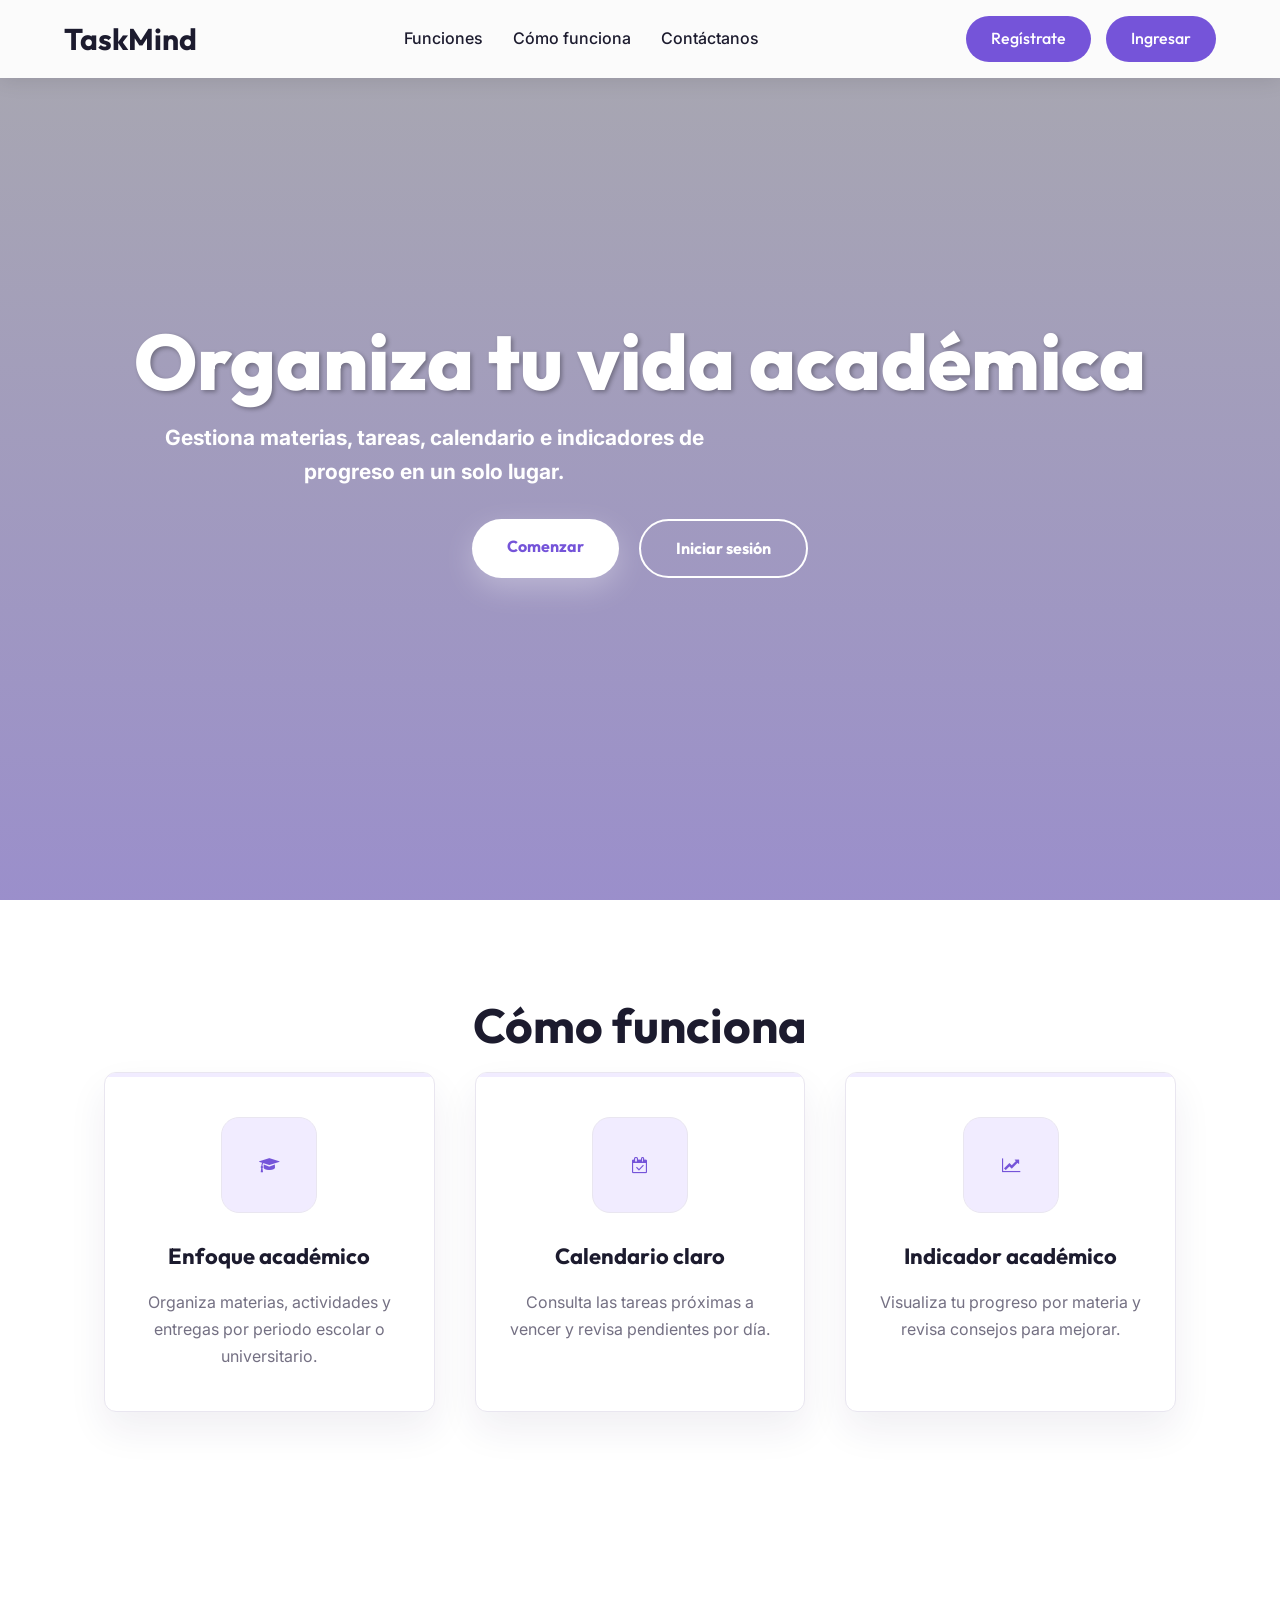
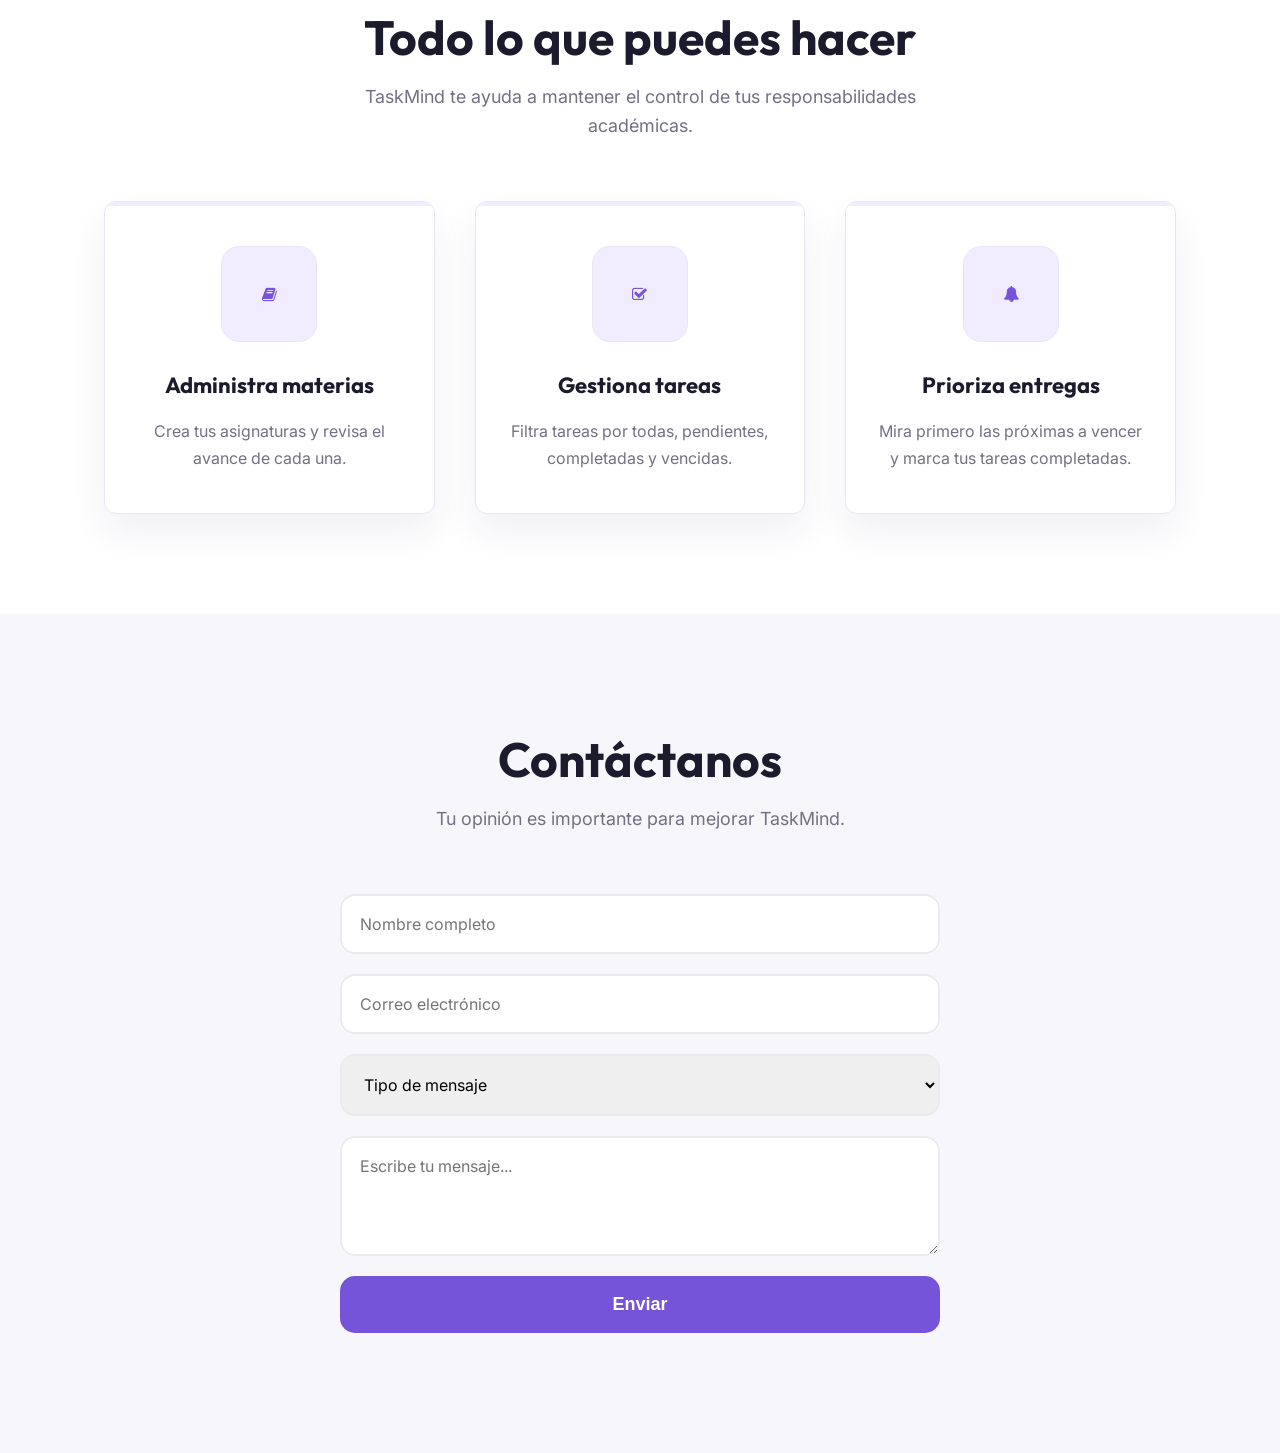
<file: proyecto/index.html>
<!DOCTYPE html>
<html lang="es">
<head>
<meta charset="UTF-8">
<meta name="viewport" content="width=device-width, initial-scale=1.0">
<title>TaskMind</title>
<link rel="stylesheet" href="css/style.css?v=4">
<link href="https://fonts.googleapis.com/css2?family=Inter:wght@400;500;600;700&family=Outfit:wght@500;600;700;800&display=swap" rel="stylesheet">
<link rel="stylesheet" href="https://cdnjs.cloudflare.com/ajax/libs/font-awesome/4.7.0/css/font-awesome.min.css">
</head>
<body class="landing-body">
<header class="header-pro">
    <div class="grid-header">
        <div class="logo-tm">TaskMind</div>
        <nav class="menu-tm">
            <a href="#funciones">Funciones</a>
            <a href="#info">Cómo funciona</a>
            <a href="#contact">Contáctanos</a>
        </nav>
        <div class="acciones-tm">
            <a href="auth/registro.html" class="btn-registro">Regístrate</a>
            <a href="auth/login.html" class="btn-registro">Ingresar</a>
        </div>
    </div>
</header>

<section class="banner_main">
    <div class="hero-overlay">
        <div class="hero-content">
            <h1>Organiza tu vida académica</h1>
            <p>Gestiona materias, tareas, calendario e indicadores de progreso en un solo lugar.</p>
            <div class="hero-buttons">
                <a href="auth/registro.html" class="btn-main">Comenzar</a>
                <a href="auth/login.html" class="btn-sec">Iniciar sesión</a>
            </div>
        </div>
    </div>
</section>

<section id="info" class="funciones">
    <h2>Cómo funciona</h2>
    <div class="funciones-container">
        <div class="funcion-card">
            <i class="fa fa-graduation-cap icon-card"></i>
            <h4>Enfoque académico</h4>
            <p>Organiza materias, actividades y entregas por periodo escolar o universitario.</p>
        </div>
        <div class="funcion-card">
            <i class="fa fa-calendar-check-o icon-card"></i>
            <h4>Calendario claro</h4>
            <p>Consulta las tareas próximas a vencer y revisa pendientes por día.</p>
        </div>
        <div class="funcion-card">
            <i class="fa fa-line-chart icon-card"></i>
            <h4>Indicador académico</h4>
            <p>Visualiza tu progreso por materia y revisa consejos para mejorar.</p>
        </div>
    </div>
</section>

<section id="funciones" class="funciones">
    <h2>Todo lo que puedes hacer</h2>
    <p>TaskMind te ayuda a mantener el control de tus responsabilidades académicas.</p>
    <div class="funciones-container">
        <div class="funcion-card">
            <i class="fa fa-book icon-card"></i>
            <h4>Administra materias</h4>
            <p>Crea tus asignaturas y revisa el avance de cada una.</p>
        </div>
        <div class="funcion-card">
            <i class="fa fa-check-square-o icon-card"></i>
            <h4>Gestiona tareas</h4>
            <p>Filtra tareas por todas, pendientes, completadas y vencidas.</p>
        </div>
        <div class="funcion-card">
            <i class="fa fa-bell icon-card"></i>
            <h4>Prioriza entregas</h4>
            <p>Mira primero las próximas a vencer y marca tus tareas completadas.</p>
        </div>
    </div>
</section>

<section id="contact" class="contact-section">
    <h2>Contáctanos</h2>
    <p>Tu opinión es importante para mejorar TaskMind.</p>
    <form class="form-contacto" action="acciones/guardar_contacto.php" method="POST">
        <input type="text" name="nombre" placeholder="Nombre completo" required>
        <input type="email" name="correo" placeholder="Correo electrónico" required>
        <select name="tipo" required>
            <option disabled selected>Tipo de mensaje</option>
            <option>Opinión</option>
            <option>Sugerencia</option>
            <option>Problema</option>
        </select>
        <textarea name="mensaje" placeholder="Escribe tu mensaje..." required></textarea>
        <button type="submit">Enviar</button>
    </form>
</section>
<script src="js/custom.js"></script>
</body>
</html>
</file>
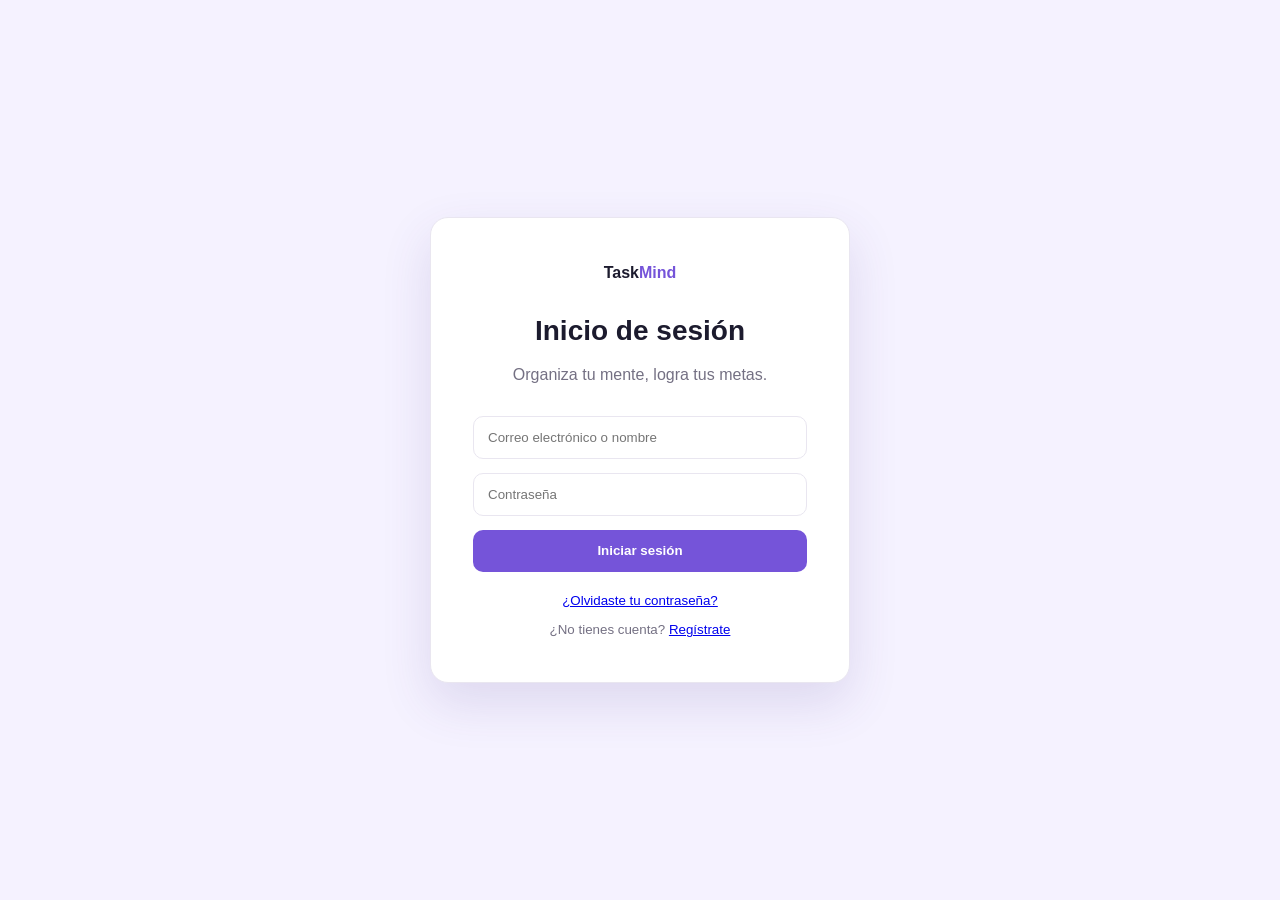
<file: proyecto/auth/login.html>
<!DOCTYPE html>
<html lang="es">
<head>
    <meta charset="UTF-8">
    <meta name="viewport" content="width=device-width, initial-scale=1.0">
    <title>Iniciar sesión - TaskMind</title>
    <link href="https://fonts.googleapis.com/css2?family=Poppins:wght@300;500;700&display=swap" rel="stylesheet">
    <link rel="stylesheet" href="../css/style.css">
    <link rel="stylesheet" href="../css/app.css">
</head>
<body class="auth-body">
    <main class="auth-card">
        <a class="auth-logo" href="../index.html">Task<span>Mind</span></a>
        <h1>Inicio de sesión</h1>
        <p>Organiza tu mente, logra tus metas.</p>

        <div class="auth-alert" id="loginAlert" hidden></div>

        <form action="../acciones/login.php" method="POST" class="auth-form">
            <input type="text" name="correo" placeholder="Correo electrónico o nombre" required>
            <input type="password" name="password" placeholder="Contraseña" required>
            <button type="submit">Iniciar sesión</button>
        </form>

        <small><a href="recuperar.html">¿Olvidaste tu contraseña?</a></small>
        <small>¿No tienes cuenta? <a href="registro.html">Regístrate</a></small>
    </main>
    <script>
        const params = new URLSearchParams(window.location.search);
        const error = params.get("error");
        const mensajes = {
            campos: "Completa el correo o nombre y la contraseña.",
            credenciales: "El usuario o la contraseña no coinciden. Revisa los datos e intenta de nuevo.",
            recuperada: "Contraseña actualizada. Ya puedes iniciar sesión."
        };

        if (error && mensajes[error]) {
            const alert = document.getElementById("loginAlert");
            alert.textContent = mensajes[error];
            alert.hidden = false;
        }
    </script>
</body>
</html>
</file>
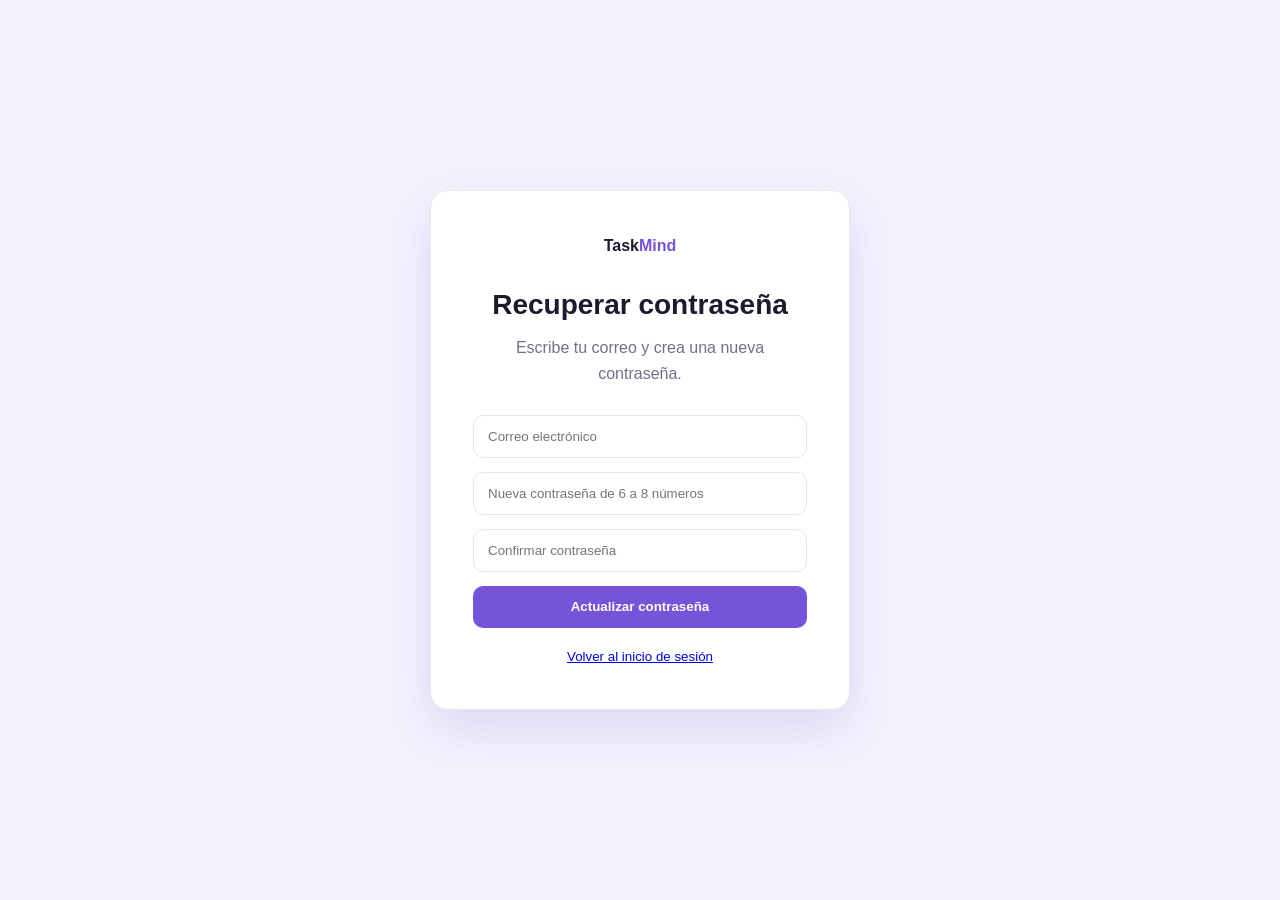
<file: proyecto/auth/recuperar.html>
<!DOCTYPE html>
<html lang="es">
<head>
    <meta charset="UTF-8">
    <meta name="viewport" content="width=device-width, initial-scale=1.0">
    <title>Recuperar contraseña - TaskMind</title>
    <link href="https://fonts.googleapis.com/css2?family=Poppins:wght@300;500;700&display=swap" rel="stylesheet">
    <link rel="stylesheet" href="../css/style.css">
    <link rel="stylesheet" href="../css/app.css">
</head>
<body class="auth-body">
    <main class="auth-card">
        <a class="auth-logo" href="../index.html">Task<span>Mind</span></a>
        <h1>Recuperar contraseña</h1>
        <p>Escribe tu correo y crea una nueva contraseña.</p>

        <div class="auth-alert" id="recoverAlert" hidden></div>

        <form action="../acciones/recuperar_password.php" method="POST" class="auth-form">
            <input type="email" name="correo" placeholder="Correo electrónico" required>
            <input type="password" name="password" placeholder="Nueva contraseña de 6 a 8 números" minlength="6" maxlength="8" pattern="[0-9]{6,8}" required>
            <input type="password" name="confirmPassword" placeholder="Confirmar contraseña" minlength="6" maxlength="8" pattern="[0-9]{6,8}" required>
            <button type="submit">Actualizar contraseña</button>
        </form>

        <small><a href="login.html">Volver al inicio de sesión</a></small>
    </main>
    <script>
        const params = new URLSearchParams(window.location.search);
        const error = params.get("error");
        const mensajes = {
            campos: "Completa los campos y confirma la misma contraseña.",
            password: "La contraseña debe tener de 6 a 8 números.",
            usuario: "No encontramos una cuenta con ese correo.",
            bd: "No se pudo actualizar la contraseña. Intenta de nuevo."
        };

        if (error && mensajes[error]) {
            const alert = document.getElementById("recoverAlert");
            alert.textContent = mensajes[error];
            alert.hidden = false;
        }
    </script>
</body>
</html>
</file>
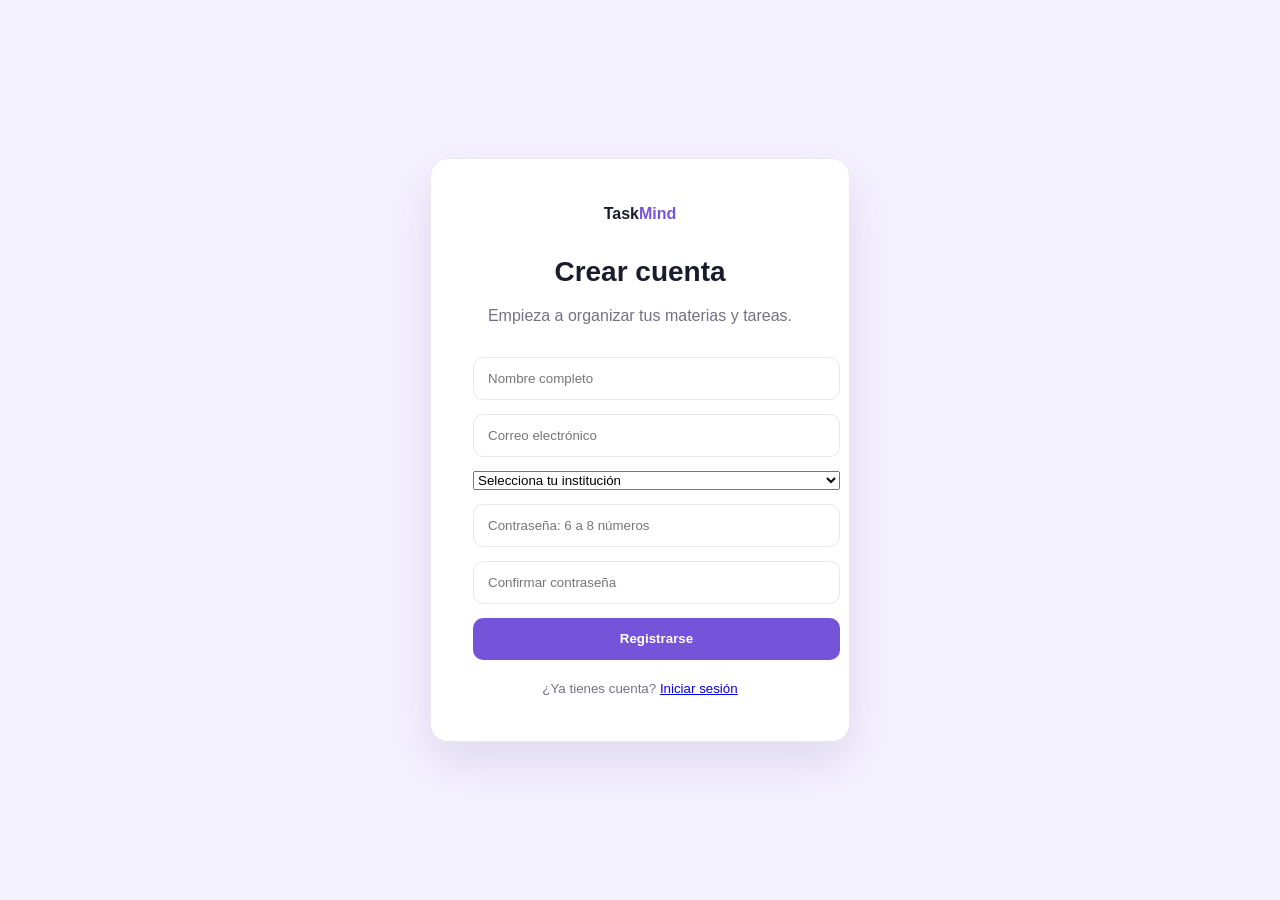
<file: proyecto/auth/registro.html>
<!DOCTYPE html>
<html lang="es">
<head>
    <meta charset="UTF-8">
    <meta name="viewport" content="width=device-width, initial-scale=1.0">
    <title>Registro - TaskMind</title>
    <link href="https://fonts.googleapis.com/css2?family=Poppins:wght@300;500;700&display=swap" rel="stylesheet">
    <link rel="stylesheet" href="../css/style.css">
    <link rel="stylesheet" href="../css/app.css">
</head>
<body class="auth-body">
    <main class="auth-card">
        <a class="auth-logo" href="../index.html">Task<span>Mind</span></a>
        <h1>Crear cuenta</h1>
        <p>Empieza a organizar tus materias y tareas.</p>

        <div class="auth-alert" id="registroAlert" hidden></div>

        <form action="../acciones/registro.php" method="POST" class="auth-form">
            <input type="text" name="nombre" placeholder="Nombre completo" required>
            <input type="email" name="correo" placeholder="Correo electrónico" required>
            <select name="institucion" required>
                <option disabled selected>Selecciona tu institución</option>
                <optgroup label="UNIVERSIDADES - BOGOTÁ">
                    <option>Universidad Nacional de Colombia</option>
                    <option>Pontificia Universidad Javeriana</option>
                    <option>Universidad de los Andes</option>
                    <option>Universidad del Rosario</option>
                    <option>Universidad Externado de Colombia</option>
                    <option>Universidad Sergio Arboleda</option>
                    <option>Universidad de La Sabana</option>
                    <option>Universidad Distrital Francisco José de Caldas</option>
                    <option>Universidad Pedagógica Nacional</option>
                    <option>Universidad Católica de Colombia</option>
                    <option>Universidad Santo Tomás</option>
                    <option>Corporación Universitaria Minuto de Dios - UNIMINUTO</option>
                    <option>Corporación Unificada Nacional - CUN</option>
                    <option>Fundación Universidad de América</option>
                    <option>Universidad Konrad Lorenz</option>
                    <option>Universidad Central</option>
                    <option>Universidad La Gran Colombia</option>
                </optgroup>
                <optgroup label="UNIVERSIDADES - MEDELLÍN Y ANTIOQUIA">
                    <option>Universidad de Antioquia</option>
                    <option>EAFIT</option>
                    <option>Universidad Pontificia Bolivariana</option>
                    <option>Universidad de Medellín</option>
                    <option>Institución Universitaria Tecnológica de Antioquia</option>
                    <option>Universidad Autónoma Latinoamericana</option>
                    <option>Universidad Metropolitana</option>
                </optgroup>
                <optgroup label="UNIVERSIDADES - CALI Y VALLE">
                    <option>Universidad del Valle</option>
                    <option>Universidad ICESI</option>
                    <option>Universidad Autónoma de Occidente</option>
                    <option>Universidad Santiago de Cali</option>
                    <option>Corporación Universitaria Comfacauca</option>
                </optgroup>
                <optgroup label="UNIVERSIDADES - BUCARAMANGA Y SANTANDER">
                    <option>Universidad Industrial de Santander - UIS</option>
                    <option>Universidad Autónoma de Bucaramanga</option>
                    <option>Fundación Universidad del Norte</option>
                </optgroup>
                <optgroup label="UNIVERSIDADES - OTRAS CIUDADES">
                    <option>Universidad de Nariño - Pasto</option>
                    <option>Universidad de Cauca - Popayán</option>
                    <option>Universidad Técnica de Pereira - Pereira</option>
                    <option>Universidad de Caldas - Manizales</option>
                    <option>Universidad del Atlántico - Barranquilla</option>
                    <option>Universidad de Córdoba - Montería</option>
                    <option>Universidad de Sucre - Sincelejo</option>
                    <option>Universidad Mariana - Pasto</option>
                    <option>Cesmag - Pasto</option>
                    <option>Universidad de la Amazonia - Florencia</option>
                    <option>Universidad del Quindío - Armenia</option>
                    <option>Universidad Tecnológica de Bolívar - Cartagena</option>
                    <option>Universidad de Córdoba - Montería</option>
                </optgroup>
                <optgroup label="COLEGIOS - BOGOTÁ">
                    <option>Colegio Mayor de San Bartolomé</option>
                    <option>Gimnasio Los Andes</option>
                    <option>Colegio Americano</option>
                    <option>Colegio Irlandés</option>
                    <option>Colegio Anglo Colombiano</option>
                    <option>Colegio Nueva Granada</option>
                    <option>Colegio Gimnasio Campestre</option>
                    <option>Colegio La Salle</option>
                    <option>Colegio Agustiniano</option>
                    <option>Colegio Andino</option>
                    <option>Colegio Calasanz</option>
                    <option>Colegio Teresiano</option>
                    <option>Colegio de la Presentación</option>
                    <option>Colegio Paulo VI</option>
                </optgroup>
                <optgroup label="COLEGIOS - MEDELLÍN">
                    <option>Colegio Madre Carmen Teresiano</option>
                    <option>Colegio Bolivariano de Medellín</option>
                    <option>Colegio Monserrate</option>
                    <option>Colegio Cervantes</option>
                    <option>Colegio Marymount</option>
                    <option>Colegio Calasanz Medellín</option>
                </optgroup>
                <optgroup label="COLEGIOS - CALI">
                    <option>Colegio Bolivariano de Cali</option>
                    <option>Colegio San José</option>
                    <option>Colegio Sagrados Corazones</option>
                    <option>Colegio Calasanz Cali</option>
                </optgroup>
                <optgroup label="COLEGIOS - BARRANQUILLA">
                    <option>Colegio Colombo Francés</option>
                    <option>Colegio del Sinú</option>
                    <option>Colegio Americano Barranquilla</option>
                </optgroup>
                <optgroup label="OTRAS">
                    <option>Otra institución</option>
                </optgroup>
            </select>
            <input type="password" name="password" placeholder="Contraseña: 6 a 8 números" minlength="6" maxlength="8" pattern="[0-9]{6,8}" inputmode="numeric" required>
            <input type="password" name="confirmPassword" placeholder="Confirmar contraseña" minlength="6" maxlength="8" pattern="[0-9]{6,8}" inputmode="numeric" required>
            <button type="submit">Registrarse</button>
        </form>

        <small>¿Ya tienes cuenta? <a href="login.html">Iniciar sesión</a></small>
    </main>
    <script>
        const params = new URLSearchParams(window.location.search);
        const error = params.get("error");
        const mensajes = {
            campos: "Completa todos los campos y confirma que las contraseñas sean iguales.",
            password: "La contraseña debe tener de 6 a 8 números.",
            existe: "Ya existe una cuenta con ese correo.",
            bd: "No se pudo crear la cuenta. Inténtalo de nuevo."
        };

        if (error && mensajes[error]) {
            const alert = document.getElementById("registroAlert");
            alert.textContent = mensajes[error];
            alert.hidden = false;
        }
    </script>
</body>
</html>
</file>
<file: proyecto/css/style.css>
/* ===== TASKMIND CSS COMPLETO ===== */
* {
    margin: 0;
    padding: 0;
    box-sizing: border-box;
}

:root {
    --tm-purple: #7554d9;
    --tm-purple-soft: #f1ecff;
    --tm-ink: #1c1b2e;
    --tm-muted: #747083;
    --tm-line: #e9e6f0;
    --tm-bg: #f7f6fb;
    --tm-blue: #2d8be8;
    --tm-green: #2fb77f;
}

body {
    font-family: 'Inter', sans-serif;
    line-height: 1.6;
    color: var(--tm-ink);
}

.landing-body {
    font-family: 'Inter', 'Segoe UI', Arial, sans-serif;
}

.landing-body .logo-tm,
.landing-body h1,
.landing-body h2,
.landing-body h4,
.landing-body .btn-main,
.landing-body .btn-sec,
.landing-body .btn-registro {
    font-family: 'Outfit', 'Segoe UI', Arial, sans-serif;
}

/* LOGIN PAGE */
.login-body {
    min-height: 100vh;
    background: var(--tm-bg);
    display: flex;
    align-items: center;
    justify-content: center;
    padding: 20px;
}

.login-container {
    width: 100%;
    max-width: 400px;
}

.task-card-login {
    background: white;
    padding: 40px;
    border-radius: 20px;
    box-shadow: 0 20px 40px rgba(0,0,0,0.1);
    text-align: center;
}

.logo-login {
    font-family: 'Outfit', sans-serif;
    font-size: 32px;
    color: var(--tm-purple);
    margin-bottom: 20px;
}

.form-control {
    width: 100%;
    padding: 15px;
    margin-bottom: 20px;
    border: 2px solid #e1e5e9;
    border-radius: 12px;
    font-size: 16px;
    transition: border-color 0.3s;
}

.form-control:focus {
    outline: none;
    border-color: var(--tm-purple);
}

.btn-login {
    width: 100%;
    background: var(--tm-purple);
    color: white;
    padding: 15px;
    border: none;
    border-radius: 12px;
    font-size: 16px;
    font-weight: 600;
    cursor: pointer;
    transition: background 0.3s;
}

.btn-login:hover {
    background: #6041c3;
}

.btn-registro-login {
    display: inline-block;
    background: transparent;
    color: var(--tm-purple);
    text-decoration: none;
    padding: 12px 30px;
    border: 2px solid var(--tm-purple);
    border-radius: 25px;
    margin-top: 10px;
    transition: all 0.3s;
}

.btn-registro-login:hover {
    background: var(--tm-purple);
    color: white;
}

/* HEADER MEJORADO */
.header-pro {
    position: fixed;
    top: 0;
    width: 100%;
    background: rgba(255,255,255,0.95);
    backdrop-filter: blur(10px);
    padding: 15px 5%;
    z-index: 1000;
    box-shadow: 0 2px 20px rgba(0,0,0,0.1);
    transition: all 0.3s;
}

.grid-header {
    display: flex;
    justify-content: space-between;
    align-items: center;
    max-width: 1200px;
    margin: 0 auto;
}

.logo-tm {
    font-family: 'Outfit', sans-serif;
    font-size: 30px;
    color: var(--tm-ink);
    font-weight: 700;
}

.menu-tm {
    display: flex;
    gap: 30px;
}

.menu-tm a {
    text-decoration: none;
    color: var(--tm-ink);
    font-weight: 500;
    transition: color 0.3s;
}

.menu-tm a:hover {
    color: var(--tm-purple);
}

.acciones-tm {
    display: flex;
    align-items: center;
    gap: 15px;
}

.btn-registro {
    background: var(--tm-purple);
    color: white;
    padding: 10px 25px;
    border-radius: 25px;
    text-decoration: none;
    font-weight: 500;
    transition: transform 0.3s;
}

.btn-registro:hover {
    transform: translateY(-2px);
}

.user-icon {
    font-size: 28px;
    color: var(--tm-purple);
    cursor: pointer;
    transition: all 0.3s;
}

.user-icon:hover {
    color: #6041c3;
    transform: scale(1.1);
}

/* HERO */
.banner_main {
    height: 100vh;
    background: linear-gradient(rgba(28,27,46,0.38), rgba(93,74,171,0.62)),
                url("https://images.unsplash.com/photo-1524995997946-a1c2e315a42f?auto=format&fit=crop&w=1800&q=85") center/cover;
    display: flex;
    align-items: center;
    justify-content: center;
    text-align: center;
    color: white;
}

.hero-content h1 {
    font-family: 'Outfit', 'Segoe UI', Arial, sans-serif;
    font-size: clamp(44px, 7vw, 78px);
    line-height: 1.02;
    margin-bottom: 20px;
    font-weight: 800;
    letter-spacing: 0;
    text-shadow: 2px 2px 4px rgba(0,0,0,0.3);
}

.hero-content p {
    font-size: 21px;
    font-weight: 700;
    margin-bottom: 30px;
    max-width: 600px;
}

.hero-buttons {
    display: flex;
    gap: 20px;
    justify-content: center;
    flex-wrap: wrap;
}

.btn-main, .btn-sec {
    padding: 15px 35px;
    border-radius: 30px;
    text-decoration: none;
    font-weight: 700;
    font-size: 16px;
    transition: all 0.3s;
    display: inline-block;
}

.btn-main {
    background: white;
    color: var(--tm-purple);
    box-shadow: 0 10px 30px rgba(255,255,255,0.3);
}

.btn-main:hover {
    background: var(--tm-purple);
    color: white;
    transform: translateY(-3px);
    box-shadow: 0 15px 40px rgba(117,84,217,0.32);
}

.btn-sec {
    background: transparent;
    color: white;
    border: 2px solid white;
}

.btn-sec:hover {
    background: white;
    color: var(--tm-purple);
    transform: translateY(-3px);
}

/* SECCIONES */
.funciones {
    padding: 100px 5%;
    max-width: 1200px;
    margin: 0 auto;
    text-align: center;
}

.funciones h2 {
    font-family: 'Outfit', sans-serif;
    font-size: clamp(34px, 5vw, 48px);
    color: var(--tm-ink);
    margin-bottom: 20px;
    font-weight: 700;
    line-height: 1.08;
}

.funciones > p {
    font-size: 18px;
    color: var(--tm-muted);
    max-width: 600px;
    margin: 0 auto 60px;
}

.funciones-container {
    display: grid;
    grid-template-columns: repeat(auto-fit, minmax(300px, 1fr));
    gap: 40px;
}

.funcion-card {
    background: white;
    padding: 44px 30px 40px;
    border: 1px solid var(--tm-line);
    border-radius: 12px;
    box-shadow: 0 18px 38px rgba(44, 35, 84, 0.07);
    transition: all 0.4s cubic-bezier(0.175, 0.885, 0.32, 1.275);
    position: relative;
    overflow: hidden;
    text-align: center;
}

.funcion-card::before {
    content: '';
    position: absolute;
    top: 0;
    left: 0;
    right: 0;
    height: 4px;
    background: var(--tm-purple-soft);
}

.funcion-card:hover {
    transform: translateY(-15px);
    box-shadow: 0 25px 60px rgba(44, 35, 84, 0.12);
}

.icon-card {
    background: var(--tm-purple-soft);
    border: 1px solid var(--tm-line);
    border-radius: 18px;
    color: var(--tm-purple);
    display: block;
    font-size: 46px;
    height: 96px;
    line-height: 1;
    margin: 0 auto 26px;
    filter: none;
    position: relative;
    text-align: center;
    vertical-align: top;
    width: 96px;
}

.icon-card::before {
    display: block;
    left: 50%;
    line-height: 1;
    position: absolute;
    top: 50%;
    transform: translate(-50%, -50%);
    width: auto;
}

.funcion-card h4 {
    font-family: 'Outfit', sans-serif;
    font-size: 22px;
    color: var(--tm-ink);
    margin-bottom: 15px;
    font-weight: 700;
}

.funcion-card p {
    color: var(--tm-muted);
    line-height: 1.7;
}

/* CONTACTO */
.contact-section {
    padding: 120px 5%;
    background: var(--tm-bg);
    text-align: center;
}

.contact-section h2 {
    font-family: 'Outfit', sans-serif;
    font-size: clamp(34px, 5vw, 48px);
    color: var(--tm-ink);
    margin-bottom: 20px;
    font-weight: 700;
    line-height: 1.08;
}

.contact-section > p {
    font-size: 18px;
    color: var(--tm-muted);
    max-width: 600px;
    margin: 0 auto;
}

.form-contacto {
    max-width: 600px;
    margin: 60px auto 0;
    display: flex;
    flex-direction: column;
    gap: 20px;
}

.form-contacto input,
.form-contacto select,
.form-contacto textarea {
    padding: 18px;
    border: 2px solid #e9ecef;
    border-radius: 15px;
    font-size: 16px;
    font-family: inherit;
    transition: all 0.3s;
}

.form-contacto input:focus,
.form-contacto select:focus,
.form-contacto textarea:focus {
    outline: none;
    border-color: var(--tm-purple);
    box-shadow: 0 0 0 3px rgba(117,84,217,0.12);
}

.form-contacto textarea {
    min-height: 120px;
    resize: vertical;
}

.form-contacto button {
    background: var(--tm-purple);
    color: white;
    padding: 18px;
    border: none;
    border-radius: 15px;
    font-size: 18px;
    font-weight: 600;
    cursor: pointer;
    transition: all 0.3s;
}

.form-contacto button:hover {
    transform: translateY(-2px);
    box-shadow: 0 15px 30px rgba(117,84,217,0.25);
}

/* ANIMACIONES */
.fade-up {
    opacity: 0;
    transform: translateY(40px);
    transition: all 0.8s ease-out;
}

.fade-up.visible {
    opacity: 1;
    transform: translateY(0);
}

/* RESPONSIVE */
@media (max-width: 768px) {
    .header-pro {
        padding: 15px 20px;
    }
    
    .grid-header {
        flex-direction: column;
        gap: 15px;
    }
    
    .menu-tm {
        flex-wrap: wrap;
        gap: 15px;
        justify-content: center;
    }
    
    .hero-buttons {
        flex-direction: column;
        align-items: center;
    }
    
    .btn-main, .btn-sec {
        width: 250px;
    }
}
</file>
<file: proyecto/css/app.css>
:root {
    --purple: #7554d9;
    --purple-soft: #f1ecff;
    --ink: #1c1b2e;
    --muted: #747083;
    --line: #e9e6f0;
    --surface: #ffffff;
    --bg: #f7f6fb;
    --green: #2fb77f;
    --orange: #ff9f2e;
    --blue: #2d8be8;
    --red: #ff5c72;
}

.auth-body {
    min-height: 100vh;
    display: grid;
    place-items: center;
    background: #f5f2ff;
    padding: 24px;
}

.auth-card {
    width: min(420px, 100%);
    background: var(--surface);
    border: 1px solid var(--line);
    border-radius: 18px;
    box-shadow: 0 20px 50px rgba(78, 60, 140, 0.14);
    padding: 42px;
    text-align: center;
}

.auth-logo,
.app-logo {
    color: var(--ink);
    font-weight: 800;
    text-decoration: none;
}

.auth-logo span,
.app-logo span {
    color: var(--purple);
}

.auth-card h1 {
    font-size: 28px;
    margin: 24px 0 8px;
}

.auth-card p,
.auth-card small {
    color: var(--muted);
}

.auth-card small {
    display: block;
    margin-top: 8px;
}

.auth-alert {
    background: #ffe8ec;
    border: 1px solid #ffd4dc;
    border-radius: 10px;
    color: #b4233a;
    font-size: 13px;
    font-weight: 700;
    margin-top: 18px;
    padding: 12px 14px;
}

.auth-form {
    display: grid;
    gap: 14px;
    margin: 28px 0 18px;
}

.auth-form input,
.form-inline input,
.form-inline select,
.form-inline textarea,
.profile-form input,
.profile-form select {
    border: 1px solid var(--line);
    border-radius: 10px;
    color: var(--ink);
    font-family: inherit;
    padding: 13px 14px;
    width: 100%;
}

.auth-form button,
.primary-btn,
.outline-btn {
    border: 0;
    border-radius: 10px;
    cursor: pointer;
    display: inline-flex;
    align-items: center;
    justify-content: center;
    font-family: inherit;
    font-weight: 700;
    min-height: 42px;
    padding: 0 18px;
    text-decoration: none;
}

.auth-form button,
.primary-btn {
    background: var(--purple);
    color: #fff;
}

.outline-btn {
    background: #fff;
    border: 1px solid var(--purple);
    color: var(--purple);
}

.app-body {
    background: var(--bg);
    color: var(--ink);
    min-height: 100vh;
}

.app-shell {
    display: grid;
    grid-template-columns: 230px 1fr;
    min-height: 100vh;
}

.app-sidebar {
    background: #fff;
    border-right: 1px solid var(--line);
    display: flex;
    flex-direction: column;
    gap: 24px;
    padding: 28px 18px;
}

.app-logo {
    font-size: 20px;
    padding: 0 12px;
}

.app-nav {
    display: grid;
    gap: 8px;
}

.app-nav a,
.logout-link {
    border-radius: 10px;
    color: #3c3852;
    padding: 12px 14px;
    text-decoration: none;
}

.app-nav a.active,
.app-nav a:hover {
    background: var(--purple-soft);
    color: var(--purple);
}

.logout-link {
    margin-top: auto;
}

.app-main {
    padding: 28px;
    width: min(1180px, 100%);
}

.app-topbar {
    align-items: center;
    display: flex;
    justify-content: space-between;
    margin-bottom: 28px;
}

.eyebrow {
    color: var(--purple);
    font-size: 12px;
    font-weight: 700;
    margin: 0 0 4px;
    text-transform: uppercase;
}

.app-topbar h1 {
    font-size: 28px;
    margin: 0;
}

.profile-pill {
    align-items: center;
    background: #fff;
    border: 1px solid var(--line);
    border-radius: 999px;
    display: flex;
    gap: 12px;
    padding: 7px 8px 7px 16px;
    color: var(--ink);
    text-decoration: none;
}

.profile-pill strong {
    background: var(--ink);
    border-radius: 50%;
    color: #fff;
    display: grid;
    height: 34px;
    place-items: center;
    width: 34px;
}

.stats-grid {
    display: grid;
    gap: 16px;
    grid-template-columns: repeat(4, minmax(0, 1fr));
    margin-bottom: 24px;
}

.stat-card,
.panel,
.list-card,
.detail-card {
    background: #fff;
    border: 1px solid var(--line);
    border-radius: 12px;
}

.stat-card {
    padding: 18px;
}

.stat-card strong {
    color: var(--purple);
    display: block;
    font-size: 30px;
}

.stat-card span,
.list-card p {
    color: var(--muted);
    font-size: 13px;
}

.panel {
    margin-bottom: 18px;
    padding: 20px;
}

.panel-head {
    align-items: center;
    display: flex;
    justify-content: space-between;
    margin-bottom: 16px;
}

.panel-head h2,
.list-card h3 {
    margin: 0;
}

.panel-head h2 {
    font-size: 18px;
}

.task-list,
.subject-list,
.alert-list {
    display: grid;
    gap: 10px;
}

.list-card {
    align-items: center;
    display: grid;
    gap: 12px;
    grid-template-columns: auto 1fr auto;
    padding: 14px;
}

.list-card h3 {
    font-size: 15px;
}

.list-card p {
    margin: 3px 0 0;
}

.icon-tile {
    border-radius: 10px;
    color: #fff;
    display: grid;
    font-weight: 800;
    height: 44px;
    place-items: center;
    width: 44px;
}

.badge {
    border-radius: 999px;
    display: inline-flex;
    font-size: 12px;
    font-weight: 700;
    padding: 6px 10px;
}

.badge.high { background: #ffe8ec; color: var(--red); }
.badge.medium { background: #fff0d7; color: var(--orange); }
.badge.low { background: #dff8ed; color: var(--green); }
.badge.done { background: #ddf6eb; color: var(--green); }
.badge.pending { background: var(--purple-soft); color: var(--purple); }

.check-tile {
    background: var(--green);
    border-radius: 50%;
    color: #fff;
    display: grid;
    font-size: 24px;
    font-weight: 800;
    height: 44px;
    place-items: center;
    width: 44px;
}

.empty-state {
    color: var(--muted);
    margin: 8px 0;
}

.filter-tabs {
    display: flex;
    flex-wrap: wrap;
    gap: 8px;
    margin-bottom: 16px;
}

.filter-tabs a {
    background: #fbfaff;
    border: 1px solid var(--line);
    border-radius: 999px;
    color: var(--muted);
    font-size: 13px;
    font-weight: 700;
    padding: 8px 14px;
    text-decoration: none;
}

.filter-tabs a.active,
.filter-tabs a:hover {
    background: var(--purple-soft);
    border-color: #d8ccff;
    color: var(--purple);
}

.form-inline {
    display: grid;
    gap: 12px;
    grid-template-columns: repeat(2, minmax(0, 1fr));
    margin-bottom: 18px;
}

.form-inline textarea,
.form-inline .full {
    grid-column: 1 / -1;
}

.detail-grid {
    display: grid;
    gap: 14px;
}

.detail-row {
    border-bottom: 1px solid var(--line);
    display: grid;
    gap: 12px;
    grid-template-columns: 180px 1fr;
    padding: 14px 0;
}

.complete-box {
    background: #fbfaff;
    border: 1px solid var(--line);
    border-radius: 12px;
    margin-top: 20px;
    padding: 14px;
}

.complete-box label {
    align-items: center;
    cursor: pointer;
    display: flex;
    gap: 12px;
    font-weight: 700;
}

.complete-box input {
    accent-color: var(--green);
    height: 20px;
    width: 20px;
}

.progress-hero {
    display: grid;
    gap: 16px;
    grid-template-columns: 2fr 1fr 1fr;
    margin-bottom: 18px;
}

.progress-score,
.progress-mini-card,
.profile-card {
    background: #fff;
    border: 1px solid var(--line);
    border-radius: 14px;
    box-shadow: 0 18px 38px rgba(44, 35, 84, 0.07);
}

.progress-score {
    align-items: center;
    display: grid;
    gap: 22px;
    grid-template-columns: auto 1fr;
    padding: 24px;
}

.progress-score h2 {
    font-size: 24px;
    margin: 0 0 8px;
}

.progress-score p:last-child {
    color: var(--muted);
    margin: 0;
}

.score-ring {
    --value: calc(var(--score) * 1%);
    align-items: center;
    background:
        radial-gradient(circle at center, #fff 58%, transparent 59%),
        conic-gradient(var(--green) var(--value), #eceaf3 0);
    border-radius: 50%;
    display: flex;
    flex-direction: column;
    height: 142px;
    justify-content: center;
    width: 142px;
}

.score-ring strong {
    font-size: 34px;
    line-height: 1;
}

.score-ring span,
.progress-mini-card span {
    color: var(--muted);
    font-size: 13px;
}

.progress-mini-card {
    display: flex;
    flex-direction: column;
    justify-content: center;
    min-height: 150px;
    padding: 20px;
}

.progress-mini-card strong {
    font-size: 24px;
    margin-top: 8px;
}

.progress-list {
    display: grid;
    gap: 14px;
    grid-template-columns: repeat(auto-fit, minmax(260px, 1fr));
}

.progress-subject {
    background: linear-gradient(180deg, #fff, #fbfaff);
    border: 1px solid var(--line);
    border-radius: 12px;
    padding: 16px;
}

.progress-subject-head {
    align-items: flex-start;
    display: flex;
    gap: 14px;
    justify-content: space-between;
    margin-bottom: 14px;
}

.progress-subject-head strong {
    display: block;
    font-size: 15px;
}

.progress-subject-head small {
    color: var(--muted);
    display: block;
    font-size: 12px;
    margin-top: 3px;
}

.progress-subject-head b {
    background: #f1ecff;
    border-radius: 999px;
    color: var(--subject-color);
    min-width: 52px;
    padding: 6px 10px;
    text-align: center;
}

.progress-meter {
    background: #eceaf3;
    border-radius: 999px;
    height: 16px;
    overflow: hidden;
    position: relative;
}

.progress-meter span {
    background: var(--subject-color);
    border-radius: inherit;
    display: block;
    height: 100%;
    width: var(--subject-score);
}

.subject-advice {
    color: var(--muted);
    font-size: 13px;
    margin: 12px 0 0;
}

.history-list {
    display: grid;
    gap: 10px;
}

.history-row {
    align-items: center;
    background: #fbfaff;
    border: 1px solid var(--line);
    border-radius: 10px;
    display: flex;
    justify-content: space-between;
    padding: 14px;
}

.history-row strong,
.history-row small {
    display: block;
}

.history-row small {
    color: var(--muted);
    font-size: 12px;
    margin-top: 3px;
}

.history-row b {
    color: var(--purple);
    font-size: 20px;
}

.subject-actions {
    align-items: center;
    display: flex;
    gap: 10px;
}

.danger-btn {
    background: #fff1f3;
    border: 1px solid #ffd4dc;
    border-radius: 9px;
    color: var(--red);
    cursor: pointer;
    font-family: inherit;
    font-weight: 700;
    min-height: 34px;
    padding: 0 12px;
}

.small-btn {
    font-size: 12px;
    min-height: 34px;
    padding: 0 12px;
}

.subject-detail-hero {
    align-items: center;
    background: #fff;
    border: 1px solid var(--line);
    border-radius: 14px;
    display: grid;
    gap: 20px;
    grid-template-columns: auto 1fr auto;
    margin-bottom: 18px;
    padding: 22px;
}

.subject-mark {
    background: var(--subject-color);
    border-radius: 14px;
    color: #fff;
    display: grid;
    font-size: 30px;
    font-weight: 800;
    height: 70px;
    place-items: center;
    width: 70px;
}

.subject-detail-hero h2 {
    font-size: 26px;
    margin: 0 0 6px;
}

.subject-detail-hero p:last-child {
    color: var(--muted);
    margin: 0;
}

.subject-detail-stats {
    display: flex;
    gap: 10px;
}

.subject-detail-stats span {
    background: #fbfaff;
    border: 1px solid var(--line);
    border-radius: 10px;
    color: var(--muted);
    display: grid;
    min-width: 110px;
    padding: 10px;
}

.subject-detail-stats strong {
    color: var(--subject-color);
    font-size: 22px;
}

.profile-grid {
    display: grid;
    gap: 18px;
    grid-template-columns: 320px 1fr;
}

.profile-card {
    align-items: center;
    display: flex;
    flex-direction: column;
    justify-content: center;
    min-height: 300px;
    padding: 26px;
    text-align: center;
}

.profile-avatar-wrap {
    margin-bottom: 18px;
    position: relative;
}

.profile-avatar {
    background: linear-gradient(135deg, var(--purple), var(--blue));
    border-radius: 50%;
    color: #fff;
    display: grid;
    font-size: 44px;
    font-weight: 800;
    height: 110px;
    place-items: center;
    width: 110px;
}

.profile-edit-button {
    align-items: center;
    background: #fff;
    border: 1px solid var(--line);
    border-radius: 50%;
    box-shadow: 0 10px 22px rgba(44, 35, 84, 0.14);
    color: var(--purple);
    cursor: pointer;
    display: inline-flex;
    font-size: 14px;
    height: 34px;
    justify-content: center;
    position: absolute;
    right: 0;
    top: 4px;
    width: 34px;
}

.profile-edit-button:hover {
    background: var(--purple-soft);
}

.profile-card h2 {
    margin: 0 0 6px;
}

.profile-card p {
    color: var(--muted);
    margin: 0 0 16px;
}

.info-grid {
    display: grid;
    gap: 14px;
    grid-template-columns: repeat(auto-fit, minmax(240px, 1fr));
}

.info-card {
    background: #fbfaff;
    border: 1px solid var(--line);
    border-radius: 12px;
    padding: 18px;
}

.info-card span,
.info-card small {
    color: var(--muted);
    display: block;
    font-size: 13px;
}

.info-card strong {
    display: block;
    font-size: 18px;
    margin-top: 6px;
}

.stats-grid.compact {
    grid-template-columns: repeat(4, minmax(0, 1fr));
    margin-bottom: 0;
}

.profile-form {
    display: grid;
    gap: 16px;
    grid-template-columns: repeat(2, minmax(0, 1fr));
}

.profile-edit-panel[hidden] {
    display: none;
}

.profile-form label {
    color: var(--ink);
    display: grid;
    font-size: 13px;
    font-weight: 700;
    gap: 8px;
}

.profile-form small {
    color: var(--muted);
    font-weight: 500;
}

.profile-form .full {
    grid-column: 1 / -1;
}

.notice {
    border-radius: 12px;
    font-weight: 700;
    margin-bottom: 18px;
    padding: 14px 16px;
}

.notice.success {
    background: #ddf6eb;
    color: #18704d;
}

.notice.error {
    background: #ffe8ec;
    color: #b4233a;
}

.calendar-page {
    background:
        radial-gradient(circle at top left, rgba(117, 84, 217, 0.16), transparent 34%),
        radial-gradient(circle at top right, rgba(45, 139, 232, 0.12), transparent 30%),
        #f8f7fc;
}

.calendar-page .app-main {
    width: min(1240px, 100%);
}

.calendar-hero {
    align-items: stretch;
    background:
        linear-gradient(135deg, rgba(42, 34, 88, 0.96), rgba(117, 84, 217, 0.9) 54%, rgba(47, 183, 127, 0.84)),
        radial-gradient(circle at 84% 12%, rgba(255, 255, 255, 0.36), transparent 28%);
    border: 1px solid rgba(255, 255, 255, 0.28);
    border-radius: 24px;
    box-shadow: 0 24px 60px rgba(66, 51, 128, 0.22);
    color: #fff;
    display: flex;
    gap: 28px;
    justify-content: space-between;
    margin-bottom: 22px;
    overflow: hidden;
    padding: 30px;
    position: relative;
}

.calendar-hero::after {
    background:
        linear-gradient(rgba(255, 255, 255, 0.16) 1px, transparent 1px),
        linear-gradient(90deg, rgba(255, 255, 255, 0.12) 1px, transparent 1px);
    background-size: 34px 34px;
    content: "";
    inset: 0;
    opacity: 0.24;
    pointer-events: none;
    position: absolute;
}

.calendar-hero > * {
    position: relative;
    z-index: 1;
}

.calendar-hero .eyebrow {
    color: rgba(255, 255, 255, 0.72);
    letter-spacing: 0.08em;
}

.calendar-hero h2 {
    font-size: clamp(32px, 4vw, 48px);
    letter-spacing: 0;
    line-height: 1;
    margin: 0 0 12px;
}

.calendar-hero p:last-child {
    color: rgba(255, 255, 255, 0.84);
    font-size: 15px;
    margin: 0;
    max-width: 560px;
}

.calendar-summary {
    align-content: center;
    display: grid;
    gap: 14px;
    grid-template-columns: repeat(2, 158px);
}

.calendar-summary article {
    backdrop-filter: blur(16px);
    background: rgba(255, 255, 255, 0.15);
    border: 1px solid rgba(255, 255, 255, 0.24);
    border-radius: 18px;
    box-shadow: inset 0 1px 0 rgba(255, 255, 255, 0.16);
    padding: 18px;
}

.calendar-summary span {
    color: rgba(255, 255, 255, 0.76);
    display: block;
    font-size: 12px;
    font-weight: 800;
    line-height: 1.3;
}

.calendar-summary strong {
    color: #fff;
    display: block;
    font-size: 36px;
    line-height: 1;
    margin-top: 10px;
}

.calendar-panel,
.day-agenda-panel {
    border: 0;
    border-radius: 22px;
    box-shadow: 0 22px 52px rgba(45, 36, 92, 0.1);
}

.calendar-panel {
    padding: 22px;
}

.calendar-panel-head {
    align-items: center;
    display: flex;
    gap: 16px;
    justify-content: space-between;
    margin-bottom: 18px;
}

.calendar-panel-head span {
    color: var(--muted);
    display: block;
    font-size: 12px;
    font-weight: 800;
    text-transform: uppercase;
}

.calendar-panel-head strong {
    display: block;
    font-size: 24px;
    line-height: 1.1;
    margin-top: 3px;
}

.calendar-legend {
    align-items: center;
    display: flex;
    gap: 14px;
    justify-content: flex-end;
}

.calendar-legend span {
    align-items: center;
    color: var(--muted);
    display: inline-flex;
    flex-direction: row;
    font-size: 12px;
    gap: 6px;
    text-transform: none;
}

.legend-dot {
    border-radius: 50%;
    display: inline-block;
    height: 9px;
    width: 9px;
}

.today-dot {
    background: var(--ink);
}

.pending-dot {
    background: var(--purple);
}

.overdue-dot {
    background: var(--red);
}

.done-dot {
    background: var(--green);
}

.calendar-nav {
    align-items: center;
    background: #f8f6fd;
    border: 1px solid var(--line);
    border-radius: 999px;
    display: inline-flex;
    gap: 4px;
    padding: 4px;
}

.calendar-nav a {
    border-radius: 999px;
    color: var(--muted);
    font-size: 12px;
    font-weight: 900;
    padding: 8px 12px;
    text-decoration: none;
}

.calendar-nav a:hover {
    background: #fff;
    color: var(--purple);
    box-shadow: 0 8px 18px rgba(80, 62, 144, 0.08);
}

.calendar-weekdays,
.calendar-grid {
    display: grid;
    gap: 12px;
    grid-template-columns: repeat(7, minmax(0, 1fr));
}

.calendar-weekdays {
    background: #f8f6fd;
    border-radius: 14px;
    margin-bottom: 12px;
    padding: 10px 8px;
}

.calendar-weekdays span {
    color: #81799a;
    font-size: 11px;
    font-weight: 900;
    letter-spacing: 0.08em;
    text-align: center;
    text-transform: uppercase;
}

.calendar-empty {
    background: linear-gradient(180deg, #fbfaff, #f7f4ff);
    border: 1px dashed #ebe5f8;
    border-radius: 18px;
    min-height: 126px;
}

.calendar-day {
    background: #fff;
    border: 1px solid #ece8f5;
    border-radius: 18px;
    box-shadow: 0 10px 24px rgba(49, 38, 96, 0.04);
    color: var(--ink);
    cursor: pointer;
    display: flex;
    flex-direction: column;
    font-family: inherit;
    gap: 8px;
    min-height: 126px;
    overflow: hidden;
    padding: 13px;
    position: relative;
    text-align: left;
    transition: transform 0.22s ease, box-shadow 0.22s ease, border-color 0.22s ease;
}

.calendar-day::before {
    background: linear-gradient(90deg, rgba(117, 84, 217, 0.16), rgba(47, 183, 127, 0.14));
    content: "";
    height: 4px;
    inset: 0 0 auto;
    opacity: 0;
    position: absolute;
    transition: opacity 0.2s ease;
}

.calendar-day:hover,
.calendar-day.selected {
    border-color: #cfc2ff;
    box-shadow: 0 20px 38px rgba(80, 62, 144, 0.14);
    transform: translateY(-3px);
}

.calendar-day:hover::before,
.calendar-day.selected::before,
.calendar-day.has-tasks::before {
    opacity: 1;
}

.calendar-day.selected {
    background: linear-gradient(180deg, #fff, #fbf8ff);
    box-shadow: 0 0 0 3px #eee8ff, 0 20px 38px rgba(80, 62, 144, 0.14);
}

.calendar-day.today {
    border-color: #b7a7ff;
}

.calendar-day.today .calendar-date {
    background: var(--ink);
    box-shadow: 0 8px 18px rgba(28, 27, 46, 0.18);
    color: #fff;
}

.calendar-day.has-tasks {
    background: linear-gradient(180deg, #ffffff, #fffcf6);
    border-color: #ead9ad;
}

.calendar-day.has-pending {
    border-color: #d8ccff;
}

.calendar-day.has-high {
    background: linear-gradient(180deg, #fff, #fff8f9);
    border-color: #ffc8d2;
}

.calendar-day.has-done {
    background: linear-gradient(180deg, #fff, #f8fffb);
    border-color: #bcebd8;
}

.calendar-date {
    align-items: center;
    background: #f5f2ff;
    border-radius: 12px;
    color: var(--purple);
    display: inline-flex;
    font-size: 14px;
    font-weight: 900;
    height: 32px;
    justify-content: center;
    width: 34px;
}

.calendar-count {
    align-items: center;
    background: linear-gradient(135deg, var(--purple), #9a7bff);
    border-radius: 999px;
    box-shadow: 0 8px 18px rgba(117, 84, 217, 0.24);
    color: #fff;
    display: inline-flex;
    font-size: 11px;
    font-weight: 900;
    height: 25px;
    justify-content: center;
    min-width: 25px;
    padding: 0 8px;
    position: absolute;
    right: 11px;
    top: 13px;
}

.calendar-task-dot,
.calendar-more {
    border-radius: 10px;
    display: block;
    font-size: 11px;
    font-weight: 800;
    line-height: 1.25;
    overflow: hidden;
    padding: 6px 8px;
    text-overflow: ellipsis;
    white-space: nowrap;
}

.calendar-task-dot {
    background: #fff1d8;
    color: #8a5606;
}

.calendar-task-dot.pending {
    background: #efe9ff;
    color: var(--purple);
}

.calendar-task-dot.high {
    background: #ffe8ec;
    color: var(--red);
}

.calendar-task-dot.done {
    background: #ddf6eb;
    color: var(--green);
}

.calendar-more {
    background: #efe9ff;
    color: var(--purple);
}

.day-agenda-panel {
    padding: 22px;
}

.day-agenda-panel .panel-head {
    border-bottom: 1px solid var(--line);
    margin-bottom: 14px;
    padding-bottom: 12px;
}

.day-agenda-panel .panel-head h2 {
    font-size: 20px;
}

.day-task-summary {
    align-items: center;
    background: linear-gradient(135deg, #fbf8ff, #f4fbff);
    border: 1px solid #e5def8;
    border-radius: 16px;
    display: flex;
    justify-content: space-between;
    margin-bottom: 6px;
    padding: 15px 16px;
    text-transform: capitalize;
}

.day-task-summary strong {
    font-size: 15px;
}

.day-task-summary span {
    background: #fff;
    border: 1px solid var(--line);
    border-radius: 999px;
    color: var(--purple);
    font-size: 12px;
    font-weight: 900;
    padding: 6px 10px;
}

@media (max-width: 900px) {
    .app-shell {
        grid-template-columns: 1fr;
    }

    .app-sidebar {
        border-bottom: 1px solid var(--line);
        border-right: 0;
    }

    .app-nav {
        grid-template-columns: repeat(2, minmax(0, 1fr));
    }

    .stats-grid,
    .form-inline,
    .profile-form,
    .progress-hero,
    .profile-grid {
        grid-template-columns: 1fr;
    }

    .progress-score {
        grid-template-columns: 1fr;
    }

    .subject-actions {
        align-items: flex-end;
        flex-direction: column;
    }

    .subject-detail-hero {
        grid-template-columns: 1fr;
    }

    .subject-detail-stats {
        flex-direction: column;
    }

    .calendar-hero {
        align-items: stretch;
        flex-direction: column;
    }

    .calendar-summary {
        grid-template-columns: repeat(2, minmax(0, 1fr));
    }

    .calendar-panel-head {
        align-items: flex-start;
        flex-direction: column;
    }

    .calendar-legend {
        flex-wrap: wrap;
        justify-content: flex-start;
    }
}

@media (min-width: 1400px) {
    .app-main {
        margin: 0 auto;
    }

    .progress-list {
        grid-template-columns: repeat(3, minmax(0, 1fr));
    }
}

@media (max-width: 560px) {
    .app-main {
        padding: 18px;
    }

    .app-topbar {
        align-items: flex-start;
        flex-direction: column;
        gap: 14px;
    }

    .list-card {
        grid-template-columns: auto 1fr;
    }

    .list-card > :last-child {
        grid-column: 2;
    }

    .profile-pill {
        width: 100%;
    }

    .calendar-weekdays {
        display: none;
    }

    .calendar-grid {
        grid-template-columns: 1fr;
    }

    .calendar-empty {
        display: none;
    }

    .calendar-day {
        min-height: 96px;
    }

    .calendar-nav {
        width: 100%;
    }

    .calendar-nav a {
        flex: 1;
        text-align: center;
    }
}
</file>
